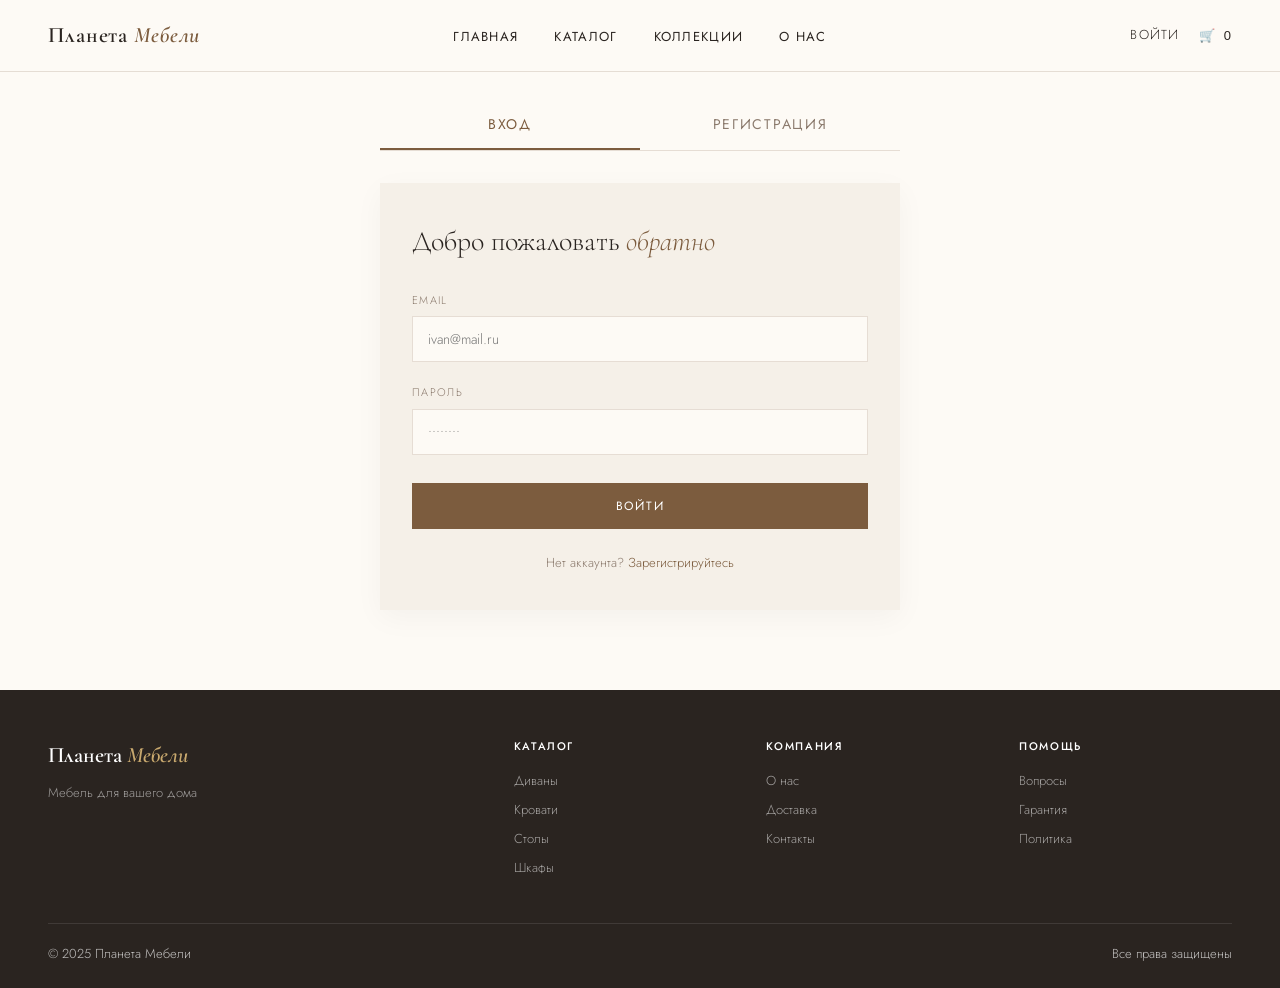
<file: efimov/sign(in up).html>
<!DOCTYPE html>
<html lang="ru">
<head>
<meta charset="UTF-8">
<meta name="viewport" content="width=device-width, initial-scale=1.0">
<title>Вход / Регистрация — Планета Мебели</title>
<link rel="preconnect" href="https://fonts.googleapis.com">
<link href="https://fonts.googleapis.com/css2?family=Cormorant+Garamond:ital,wght@0,300;0,400;0,600;1,300;1,400&family=Jost:wght@300;400;500&display=swap" rel="stylesheet">
<style>
:root{--cream:#F5F0E8;--warm:#FDFAF5;--walnut:#7C5C3E;--walnut-l:#A07850;--charcoal:#2A2420;--mid:#8C7B6E;--line:rgba(124,92,62,.18);--gold:#C9A96E;--green:#4A7C59;--red:#B04040}
*,*::before,*::after{box-sizing:border-box;margin:0;padding:0}
body{font-family:'Jost',sans-serif;background:var(--warm);color:var(--charcoal);font-weight:300;font-size:15px;line-height:1.6;min-height:100vh;display:flex;flex-direction:column}

/* HEADER (как на всех страницах) */
.header{position:fixed;top:0;left:0;right:0;z-index:200;background:rgba(253,250,245,.94);backdrop-filter:blur(14px);border-bottom:1px solid var(--line);height:72px;display:flex;align-items:center}
.hinner{width:100%;max-width:1440px;margin:0 auto;padding:0 48px;display:grid;grid-template-columns:1fr auto 1fr;align-items:center;gap:24px}
.logo{font-family:'Cormorant Garamond',serif;font-size:22px;font-weight:600;letter-spacing:.04em;color:var(--charcoal);text-decoration:none}
.logo span{color:var(--walnut);font-style:italic}
.nav{display:flex;gap:36px;list-style:none}
.nav a{text-decoration:none;color:var(--charcoal);font-size:13px;letter-spacing:.1em;text-transform:uppercase;font-weight:400;transition:color .2s}
.nav a:hover{color:var(--walnut)}
.hactions{display:flex;align-items:center;gap:20px;justify-content:flex-end}
.cart-btn{background:none;border:none;cursor:pointer;color:var(--charcoal);display:flex;align-items:center;gap:8px;font-size:13px;letter-spacing:.08em;text-transform:uppercase}
.profile-link{color:var(--charcoal);text-decoration:none;font-size:13px;letter-spacing:.08em;text-transform:uppercase;transition:color .2s}
.profile-link:hover{color:var(--walnut)}

/* MAIN CONTENT — АВТОРИЗАЦИЯ */
.auth-page{margin-top:100px;padding:0 24px 80px;flex:1}
.auth-container{max-width:520px;margin:0 auto}
.tabs{display:flex;gap:0;margin-bottom:32px;border-bottom:1px solid var(--line)}
.tab-btn{flex:1;background:none;border:none;padding:14px 20px;font-family:'Jost',sans-serif;font-size:14px;letter-spacing:.12em;text-transform:uppercase;color:var(--mid);cursor:pointer;transition:all .2s;border-bottom:2px solid transparent}
.tab-btn.active{color:var(--walnut);border-bottom-color:var(--walnut);font-weight:400}
.tab-panel{display:none;animation:fadeIn .35s ease}
.tab-panel.active{display:block}
@keyframes fadeIn{from{opacity:0;transform:translateY(8px)}to{opacity:1;transform:translateY(0)}}

.auth-card{background:var(--cream);padding:36px 32px;border-radius:0;box-shadow:0 8px 28px rgba(0,0,0,.04)}
.auth-card h2{font-family:'Cormorant Garamond',serif;font-size:28px;font-weight:300;margin-bottom:28px;color:var(--charcoal)}
.auth-card h2 em{font-style:italic;color:var(--walnut)}

.fg{display:flex;flex-direction:column;gap:7px;margin-bottom:22px}
.fg label{font-size:11px;letter-spacing:.12em;text-transform:uppercase;color:var(--mid)}
.fg input{background:var(--warm);border:1px solid var(--line);padding:12px 15px;font-family:'Jost',sans-serif;font-size:14px;font-weight:300;color:var(--charcoal);outline:none;transition:border-color .2s;width:100%}
.fg input:focus{border-color:var(--walnut)}
.fg .ferr{font-size:12px;color:var(--red);margin-top:4px;display:none}
.fg .ferr.show{display:block}

.row-2col{display:grid;grid-template-columns:1fr 1fr;gap:16px}
.btn-primary{width:100%;background:var(--walnut);color:#fff;border:none;padding:14px 28px;font-family:'Jost',sans-serif;font-size:12px;letter-spacing:.15em;text-transform:uppercase;cursor:pointer;transition:background .25s,transform .2s;margin-top:6px}
.btn-primary:hover{background:var(--walnut-l);transform:translateY(-1px)}
.auth-note{text-align:center;margin-top:24px;font-size:13px;color:var(--mid)}
.auth-note a{color:var(--walnut);text-decoration:none;border-bottom:1px solid transparent;transition:border-color .2s}
.auth-note a:hover{border-bottom-color:var(--walnut)}
.toast{position:fixed;bottom:28px;right:28px;z-index:999;background:var(--charcoal);color:#fff;padding:13px 22px;font-size:13px;transform:translateY(100px);opacity:0;transition:all .35s ease;display:flex;align-items:center;gap:10px;max-width:340px;box-shadow:0 8px 32px rgba(0,0,0,.25)}
.toast.show{transform:translateY(0);opacity:1}
.toast-icon{color:var(--gold)}

/* FOOTER (как на всех страницах) */
footer{background:var(--charcoal);color:rgba(255,255,255,.72);font-size:13px;margin-top:auto}
.footer-inner{max-width:1440px;margin:0 auto;padding:48px 48px 24px}
.footer-grid{display:grid;grid-template-columns:2fr 1fr 1fr 1fr;gap:40px;margin-bottom:36px}
.footer-logo{font-family:'Cormorant Garamond',serif;font-size:22px;font-weight:600;color:#fff;margin-bottom:10px}
.footer-logo span{color:var(--gold);font-style:italic}
.fcol h4{color:#fff;font-size:11px;letter-spacing:.15em;text-transform:uppercase;margin-bottom:16px;font-weight:500}
.fcol ul{list-style:none}
.fcol li{margin-bottom:8px}
.fcol a{color:rgba(255,255,255,.58);text-decoration:none;transition:color .2s}
.fcol a:hover{color:var(--gold)}
.footer-bottom{border-top:1px solid rgba(255,255,255,.1);padding-top:20px;display:flex;justify-content:space-between;flex-wrap:wrap;gap:10px}

@media(max-width:900px){.hinner{padding:0 24px}.footer-grid{grid-template-columns:1fr 1fr;gap:28px}}
@media(max-width:600px){.auth-card{padding:28px 20px}.row-2col{grid-template-columns:1fr}.footer-grid{grid-template-columns:1fr}}
</style>
</head>
<body>

<header class="header">
  <div class="hinner">
    <a href="index.html" class="logo">Планета <span>Мебели</span></a>
    <ul class="nav">
      <li><a href="index.html">Главная</a></li>
      <li><a href="#">Каталог</a></li>
      <li><a href="#">Коллекции</a></li>
      <li><a href="#">О нас</a></li>
    </ul>
    <div class="hactions">
      <a href="login.html" class="profile-link">Войти</a>
      <button class="cart-btn" onclick="location.href='#'">🛒 <span id="cartCount">0</span></button>
    </div>
  </div>
</header>

<main class="auth-page">
  <div class="auth-container">
    <div class="tabs">
      <button class="tab-btn active" data-tab="login">Вход</button>
      <button class="tab-btn" data-tab="register">Регистрация</button>
    </div>

    <!-- ВХОД -->
    <div class="tab-panel active" id="loginPanel">
      <div class="auth-card">
        <h2>Добро пожаловать <em>обратно</em></h2>
        <form id="loginForm">
          <div class="fg">
            <label>Email</label>
            <input type="email" id="loginEmail" placeholder="ivan@mail.ru" autocomplete="email">
            <span class="ferr" id="loginEmailErr">Введите email</span>
          </div>
          <div class="fg">
            <label>Пароль</label>
            <input type="password" id="loginPassword" placeholder="••••••••" autocomplete="current-password">
            <span class="ferr" id="loginPassErr">Введите пароль</span>
          </div>
          <button type="submit" class="btn-primary">Войти</button>
          <p class="auth-note">Нет аккаунта? <a href="#" onclick="switchTab('register')">Зарегистрируйтесь</a></p>
        </form>
      </div>
    </div>

    <!-- РЕГИСТРАЦИЯ -->
    <div class="tab-panel" id="registerPanel">
      <div class="auth-card">
        <h2>Создать <em>аккаунт</em></h2>
        <form id="registerForm">
          <div class="row-2col">
            <div class="fg">
              <label>Имя</label>
              <input type="text" id="regName" placeholder="Иван">
              <span class="ferr" id="regNameErr">Введите имя</span>
            </div>
            <div class="fg">
              <label>Фамилия</label>
              <input type="text" id="regSurname" placeholder="Петров">
              <span class="ferr" id="regSurnameErr">Введите фамилию</span>
            </div>
          </div>
          <div class="fg">
            <label>Email</label>
            <input type="email" id="regEmail" placeholder="ivan@mail.ru" autocomplete="email">
            <span class="ferr" id="regEmailErr">Введите корректный email</span>
          </div>
          <div class="fg">
            <label>Телефон</label>
            <input type="tel" id="regPhone" placeholder="+7 (999) 123-45-67">
            <span class="ferr" id="regPhoneErr">Введите телефон</span>
          </div>
          <div class="fg">
            <label>Пароль</label>
            <input type="password" id="regPassword" placeholder="минимум 6 символов" autocomplete="new-password">
            <span class="ferr" id="regPassErr">Пароль не менее 6 символов</span>
          </div>
          <div class="fg">
            <label>Подтверждение пароля</label>
            <input type="password" id="regPassword2" placeholder="повторите пароль">
            <span class="ferr" id="regPass2Err">Пароли не совпадают</span>
          </div>
          <button type="submit" class="btn-primary">Зарегистрироваться</button>
          <p class="auth-note">Уже есть аккаунт? <a href="#" onclick="switchTab('login')">Войдите</a></p>
        </form>
      </div>
    </div>
  </div>
</main>

<footer>
  <div class="footer-inner">
    <div class="footer-grid">
      <div><div class="footer-logo">Планета <span>Мебели</span></div><p style="color:rgba(255,255,255,.55)">Мебель для вашего дома</p></div>
      <div class="fcol"><h4>Каталог</h4><ul><li><a href="#">Диваны</a></li><li><a href="#">Кровати</a></li><li><a href="#">Столы</a></li><li><a href="#">Шкафы</a></li></ul></div>
      <div class="fcol"><h4>Компания</h4><ul><li><a href="#">О нас</a></li><li><a href="#">Доставка</a></li><li><a href="#">Контакты</a></li></ul></div>
      <div class="fcol"><h4>Помощь</h4><ul><li><a href="#">Вопросы</a></li><li><a href="#">Гарантия</a></li><li><a href="#">Политика</a></li></ul></div>
    </div>
    <div class="footer-bottom"><span>© 2025 Планета Мебели</span><span>Все права защищены</span></div>
  </div>
</footer>

<div class="toast" id="toast"><span class="toast-icon">✓</span><span id="toastMsg"></span></div>

<script>
// ========== HELPER FUNCTIONS ==========
function showToast(msg, isError = false) {
  const toast = document.getElementById('toast');
  const icon = toast.querySelector('.toast-icon');
  icon.textContent = isError ? '✕' : '✓';
  document.getElementById('toastMsg').textContent = msg;
  toast.classList.add('show');
  clearTimeout(toast._tm);
  toast._tm = setTimeout(() => toast.classList.remove('show'), 3200);
}

// Работа с пользователями (localStorage)
const USERS_KEY = 'pm_users';
const getUsers = () => JSON.parse(localStorage.getItem(USERS_KEY) || '[]');
const saveUsers = (users) => localStorage.setItem(USERS_KEY, JSON.stringify(users));

// Найти пользователя по email
function findUserByEmail(email) {
  return getUsers().find(u => u.email.toLowerCase() === email.toLowerCase());
}

// Создать нового пользователя
function createUser(name, surname, email, phone, password) {
  const users = getUsers();
  if (findUserByEmail(email)) return { success: false, error: 'Пользователь с таким email уже существует' };
  const newUser = {
    id: Date.now(),
    name: name.trim(),
    surname: surname.trim(),
    fullName: (name.trim() + ' ' + surname.trim()).trim(),
    email: email.toLowerCase().trim(),
    phone: phone.trim(),
    password: password, // в реальном проекте хэшировать, здесь для демо
    role: 'user',
    createdAt: new Date().toISOString()
  };
  users.push(newUser);
  saveUsers(users);
  return { success: true, user: newUser };
}

// Вход пользователя
function loginUser(email, password) {
  const user = findUserByEmail(email);
  if (!user) return { success: false, error: 'Пользователь не найден' };
  if (user.password !== password) return { success: false, error: 'Неверный пароль' };
  return { success: true, user };
}

// Сохранить сессию
function setCurrentUser(user) {
  const session = {
    id: user.id,
    name: user.fullName || (user.name + ' ' + (user.surname || '')),
    email: user.email,
    role: user.role
  };
  localStorage.setItem('pm_user', JSON.stringify(session));
}

// Переключение табов
function switchTab(tab) {
  const btns = document.querySelectorAll('.tab-btn');
  const panels = document.querySelectorAll('.tab-panel');
  btns.forEach(btn => btn.classList.remove('active'));
  panels.forEach(panel => panel.classList.remove('active'));
  if (tab === 'login') {
    btns[0].classList.add('active');
    document.getElementById('loginPanel').classList.add('active');
  } else {
    btns[1].classList.add('active');
    document.getElementById('registerPanel').classList.add('active');
  }
}

// Обновить счётчик корзины (для единообразия)
function updateCartCount() {
  const cart = JSON.parse(localStorage.getItem('pm_cart') || '[]');
  const count = cart.reduce((s, i) => s + (i.quantity || 1), 0);
  const cntSpan = document.getElementById('cartCount');
  if (cntSpan) cntSpan.textContent = count;
}

// Валидация форм
function validateLogin() {
  let ok = true;
  const email = document.getElementById('loginEmail').value.trim();
  const pass = document.getElementById('loginPassword').value;
  const emailErr = document.getElementById('loginEmailErr');
  const passErr = document.getElementById('loginPassErr');
  if (!email) { emailErr.classList.add('show'); ok = false; } else { emailErr.classList.remove('show'); }
  if (!pass) { passErr.classList.add('show'); ok = false; } else { passErr.classList.remove('show'); }
  if (email && !/^[^\s@]+@[^\s@]+\.[^\s@]+$/.test(email)) { emailErr.textContent = 'Некорректный email'; emailErr.classList.add('show'); ok = false; }
  else if (email) { emailErr.classList.remove('show'); }
  return ok;
}

function validateRegister() {
  let ok = true;
  const name = document.getElementById('regName').value.trim();
  const surname = document.getElementById('regSurname').value.trim();
  const email = document.getElementById('regEmail').value.trim();
  const phone = document.getElementById('regPhone').value.trim();
  const pass = document.getElementById('regPassword').value;
  const pass2 = document.getElementById('regPassword2').value;

  const nameErr = document.getElementById('regNameErr');
  const surnameErr = document.getElementById('regSurnameErr');
  const emailErr = document.getElementById('regEmailErr');
  const phoneErr = document.getElementById('regPhoneErr');
  const passErr = document.getElementById('regPassErr');
  const pass2Err = document.getElementById('regPass2Err');

  if (!name) { nameErr.classList.add('show'); ok = false; } else { nameErr.classList.remove('show'); }
  if (!surname) { surnameErr.classList.add('show'); ok = false; } else { surnameErr.classList.remove('show'); }
  if (!email) { emailErr.classList.add('show'); emailErr.textContent = 'Введите email'; ok = false; }
  else if (!/^[^\s@]+@[^\s@]+\.[^\s@]+$/.test(email)) { emailErr.classList.add('show'); emailErr.textContent = 'Некорректный email'; ok = false; }
  else { emailErr.classList.remove('show'); }
  if (!phone) { phoneErr.classList.add('show'); ok = false; } else { phoneErr.classList.remove('show'); }
  if (!pass) { passErr.classList.add('show'); passErr.textContent = 'Введите пароль'; ok = false; }
  else if (pass.length < 6) { passErr.classList.add('show'); passErr.textContent = 'Пароль не менее 6 символов'; ok = false; }
  else { passErr.classList.remove('show'); }
  if (pass !== pass2) { pass2Err.classList.add('show'); ok = false; } else { pass2Err.classList.remove('show'); }
  return ok;
}

// ========== ОБРАБОТЧИКИ ФОРМ ==========
document.getElementById('loginForm').addEventListener('submit', (e) => {
  e.preventDefault();
  if (!validateLogin()) return;
  const email = document.getElementById('loginEmail').value.trim();
  const password = document.getElementById('loginPassword').value;
  const result = loginUser(email, password);
  if (result.success) {
    setCurrentUser(result.user);
    showToast(`Добро пожаловать, ${result.user.fullName || result.user.name}!`);
    setTimeout(() => {
      window.location.href = 'profile.html';
    }, 1000);
  } else {
    showToast(result.error, true);
  }
});

document.getElementById('registerForm').addEventListener('submit', (e) => {
  e.preventDefault();
  if (!validateRegister()) return;
  const name = document.getElementById('regName').value.trim();
  const surname = document.getElementById('regSurname').value.trim();
  const email = document.getElementById('regEmail').value.trim();
  const phone = document.getElementById('regPhone').value.trim();
  const password = document.getElementById('regPassword').value;
  const result = createUser(name, surname, email, phone, password);
  if (result.success) {
    setCurrentUser(result.user);
    showToast('Регистрация успешна! Вы вошли в аккаунт.');
    setTimeout(() => {
      window.location.href = 'profile.html';
    }, 1200);
  } else {
    showToast(result.error, true);
  }
});

// Инициализация: обновить корзину, проверить авторизацию
(function init() {
  updateCartCount();
  const current = localStorage.getItem('pm_user');
  if (current && window.location.pathname.includes('login.html')) {
    // если уже залогинены и на странице входа — можно редиректнуть
    setTimeout(() => { window.location.href = 'profile.html'; }, 500);
  }
})();
</script>
</body>
</html>
</file>
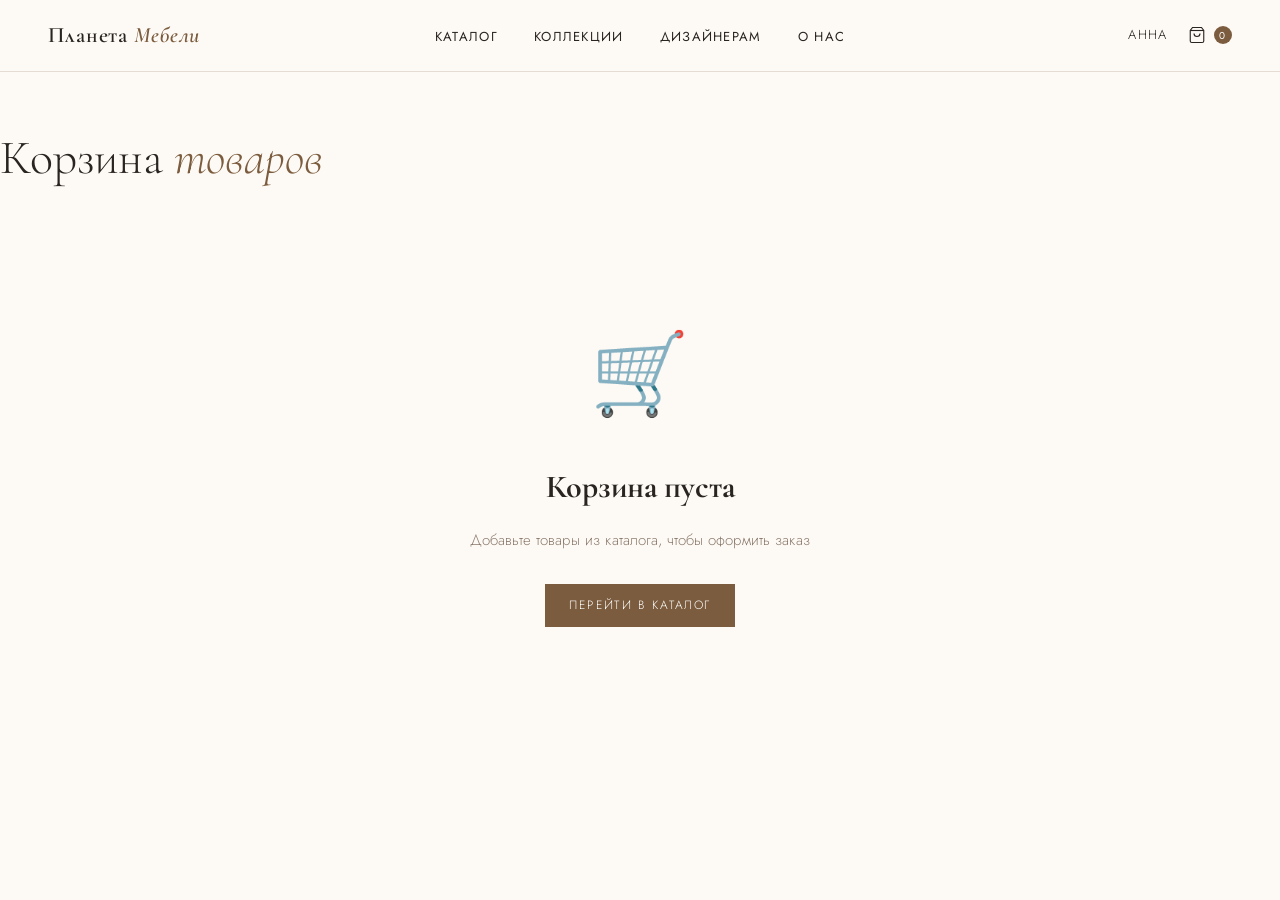
<file: manus/cart.html>
<!DOCTYPE html>
<html lang="ru">

<head>
  <meta charset="UTF-8">
  <meta name="viewport" content="width=device-width, initial-scale=1.0">
  <title>Корзина — Планета Мебели</title>
  <link rel="preconnect" href="https://fonts.googleapis.com">
  <link
    href="https://fonts.googleapis.com/css2?family=Cormorant+Garamond:ital,wght@0,300;0,400;0,600;1,300;1,400&family=Jost:wght@300;400;500&display=swap"
    rel="stylesheet">
  <link rel="stylesheet" href="css/variables.css">
  <link rel="stylesheet" href="css/common.css">
  <link rel="stylesheet" href="css/cart.css">
  <style>
    /* Header styles */
    .header {
      position: fixed;
      top: 0;
      left: 0;
      right: 0;
      z-index: 200;
      background: rgba(253, 250, 245, 0.94);
      backdrop-filter: blur(14px);
      border-bottom: 1px solid var(--line);
      height: 72px;
      display: flex;
      align-items: center;
    }

    .hinner {
      width: 100%;
      max-width: 1440px;
      margin: 0 auto;
      padding: 0 48px;
      display: grid;
      grid-template-columns: 1fr auto 1fr;
      align-items: center;
      gap: 24px;
    }

    .logo {
      font-family: 'Cormorant Garamond', serif;
      font-size: 22px;
      font-weight: 600;
      letter-spacing: 0.04em;
      color: var(--charcoal);
      text-decoration: none;
    }

    .logo span {
      color: var(--walnut);
      font-style: italic;
    }

    .nav {
      display: flex;
      gap: 36px;
      list-style: none;
    }

    .nav a {
      text-decoration: none;
      color: var(--charcoal);
      font-size: 13px;
      letter-spacing: 0.1em;
      text-transform: uppercase;
      font-weight: 400;
      transition: color 0.2s;
    }

    .nav a:hover {
      color: var(--walnut);
    }

    .hactions {
      display: flex;
      align-items: center;
      gap: 20px;
      justify-content: flex-end;
    }

    .cart-btn {
      background: none;
      border: none;
      cursor: pointer;
      color: var(--charcoal);
      display: flex;
      align-items: center;
      gap: 8px;
      font-family: 'Jost', sans-serif;
      font-size: 13px;
      letter-spacing: 0.08em;
      text-transform: uppercase;
      transition: color 0.2s;
    }

    .cart-btn:hover {
      color: var(--walnut);
    }

    .cart-count {
      background: var(--walnut);
      color: #fff;
      width: 18px;
      height: 18px;
      border-radius: 50%;
      font-size: 10px;
      display: flex;
      align-items: center;
      justify-content: center;
      min-width: 18px;
    }

    .profile-link {
      color: var(--charcoal);
      text-decoration: none;
      font-size: 13px;
      letter-spacing: 0.08em;
      text-transform: uppercase;
      transition: color 0.2s;
    }

    .profile-link:hover {
      color: var(--walnut);
    }

    @media (max-width: 1100px) {
      .hinner {
        padding: 0 24px;
      }
    }

    @media (max-width: 768px) {
      .nav {
        display: none;
      }

      .hinner {
        padding: 0 14px;
      }
    }
  </style>
</head>

<body>

  <header class="header">
    <div class="hinner">
      <a href="index.html" class="logo">Планета <span>Мебели</span></a>
      <ul class="nav">
        <li><a href="catalog.html">Каталог</a></li>
        <li><a href="#">Коллекции</a></li>
        <li><a href="#">Дизайнерам</a></li>
        <li><a href="#">О нас</a></li>
      </ul>
      <div class="hactions">
        <a href="profile.html" class="profile-link" id="profileLink">Войти</a>
        <button class="cart-btn" onclick="location.href='cart.html'">
          <svg width="18" height="18" viewBox="0 0 24 24" fill="none" stroke="currentColor" stroke-width="1.5">
            <path d="M6 2L3 6v14a2 2 0 002 2h14a2 2 0 002-2V6l-3-4z" />
            <line x1="3" y1="6" x2="21" y2="6" />
            <path d="M16 10a4 4 0 01-8 0" />
          </svg>
          <span class="cart-count" id="cartCount">0</span>
        </button>
      </div>
    </div>
  </header>

  <main class="container cart-page">
    <h1 class="cart-title">Корзина <em>товаров</em></h1>

    <!-- Empty cart (hidden by default) -->
    <div id="emptyCart" class="empty-cart" style="display: none;">
      <div class="empty-cart-icon">🛒</div>
      <h2 class="empty-cart-title">Корзина пуста</h2>
      <p class="empty-cart-text">Добавьте товары из каталога, чтобы оформить заказ</p>
      <a href="catalog.html" class="btn btn-primary">Перейти в каталог</a>
    </div>

    <!-- Cart content -->
    <div class="cart-layout">
      <div class="cart-items">
        <table class="cart-table">
          <thead>
            <tr>
              <th>Товар</th>
              <th>Цена</th>
              <th>Количество</th>
              <th>Сумма</th>
              <th></th>
            </tr>
          </thead>
          <tbody id="cartTableBody">
            <tr>
              <td colspan="5">
                <div class="spinner"></div>
              </td>
            </tr>
          </tbody>
        </table>
      </div>

      <div class="cart-summary" id="cartSummary">
        <div class="spinner"></div>
      </div>
    </div>
  </main>

  <script src="js/utils.js" type="module"></script>
  <script src="js/api.js" type="module"></script>
  <script src="js/cart-page.js" type="module"></script>
  <script type="module">
    import { initCartPage } from './js/cart-page.js';

    function updateCartCount() {
      const cart = JSON.parse(localStorage.getItem('pm_cart') || '[]');
      const count = cart.reduce((sum, item) => sum + item.quantity, 0);
      const cartCount = document.getElementById('cartCount');
      if (cartCount) cartCount.textContent = count;
    }

    function updateProfileLink() {
      const user = JSON.parse(localStorage.getItem('pm_user') || 'null');
      const profileLink = document.getElementById('profileLink');
      if (profileLink && user) {
        profileLink.textContent = user.name.split(' ')[0];
      }
    }

    updateCartCount();
    updateProfileLink();

    window.addEventListener('storage', (e) => {
      if (e.key === 'pm_cart') updateCartCount();
    });

    initCartPage();
  </script>

</body>

</html>
</file>
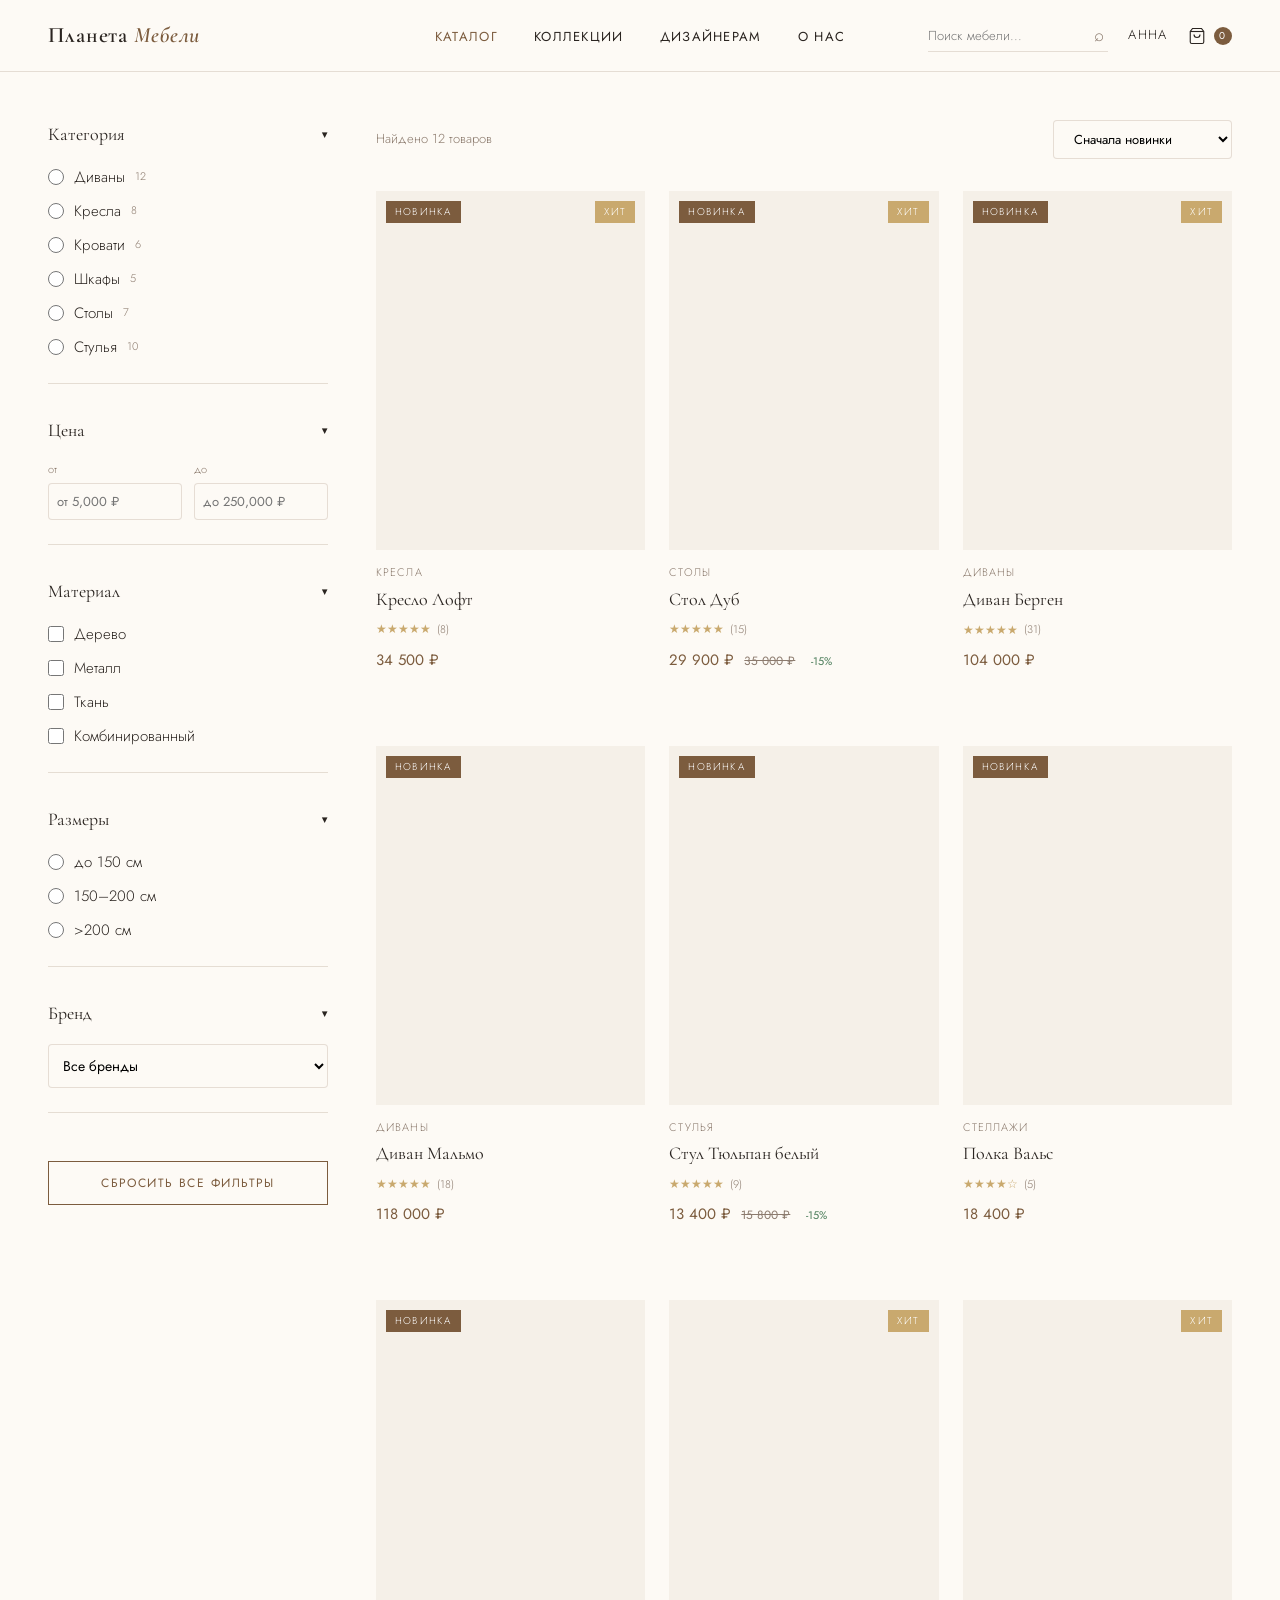
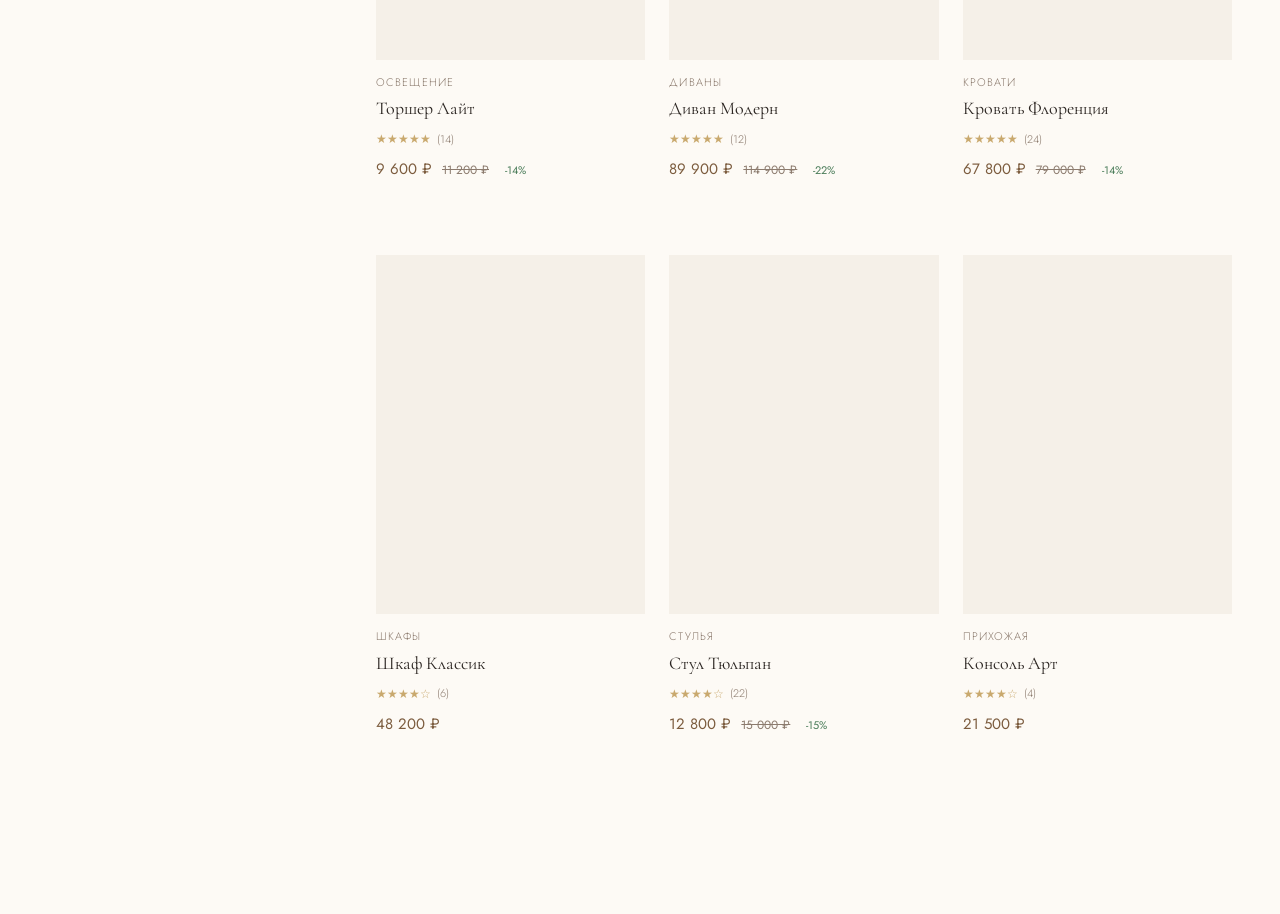
<file: manus/catalog.html>
<!DOCTYPE html>
<html lang="ru">

<head>
  <meta charset="UTF-8">
  <meta name="viewport" content="width=device-width, initial-scale=1.0">
  <title>Каталог — Планета Мебели</title>
  <link rel="preconnect" href="https://fonts.googleapis.com">
  <link
    href="https://fonts.googleapis.com/css2?family=Cormorant+Garamond:ital,wght@0,300;0,400;0,600;1,300;1,400&family=Jost:wght@300;400;500&display=swap"
    rel="stylesheet">
  <link rel="stylesheet" href="./css/variables.css">
  <link rel="stylesheet" href="./css/common.css">
  <link rel="stylesheet" href="./css/catalog.css">
  <style>
    /* Header styles */
    .header {
      position: fixed;
      top: 0;
      left: 0;
      right: 0;
      z-index: 200;
      background: rgba(253, 250, 245, 0.94);
      backdrop-filter: blur(14px);
      border-bottom: 1px solid var(--line);
      height: 72px;
      display: flex;
      align-items: center;
    }

    .hinner {
      width: 100%;
      max-width: 1440px;
      margin: 0 auto;
      padding: 0 48px;
      display: grid;
      grid-template-columns: 1fr auto 1fr;
      align-items: center;
      gap: 24px;
    }

    .logo {
      font-family: 'Cormorant Garamond', serif;
      font-size: 22px;
      font-weight: 600;
      letter-spacing: 0.04em;
      color: var(--charcoal);
      text-decoration: none;
    }

    .logo span {
      color: var(--walnut);
      font-style: italic;
    }

    .nav {
      display: flex;
      gap: 36px;
      list-style: none;
    }

    .nav a {
      text-decoration: none;
      color: var(--charcoal);
      font-size: 13px;
      letter-spacing: 0.1em;
      text-transform: uppercase;
      font-weight: 400;
      transition: color 0.2s;
    }

    .nav a:hover,
    .nav a.active {
      color: var(--walnut);
    }

    .hactions {
      display: flex;
      align-items: center;
      gap: 20px;
      justify-content: flex-end;
    }

    .search-wrap {
      position: relative;
    }

    .search-wrap input {
      background: transparent;
      border: none;
      border-bottom: 1px solid var(--line);
      padding: 6px 28px 6px 0;
      width: 180px;
      font-family: 'Jost', sans-serif;
      font-size: 13px;
      font-weight: 300;
      color: var(--charcoal);
      outline: none;
      transition: border-color 0.2s;
    }

    .search-wrap input:focus {
      border-color: var(--walnut);
    }

    .search-icon {
      position: absolute;
      right: 4px;
      top: 50%;
      transform: translateY(-50%);
      color: var(--mid);
      font-size: 17px;
      cursor: pointer;
    }

    .cart-btn {
      background: none;
      border: none;
      cursor: pointer;
      color: var(--charcoal);
      display: flex;
      align-items: center;
      gap: 8px;
      font-family: 'Jost', sans-serif;
      font-size: 13px;
      letter-spacing: 0.08em;
      text-transform: uppercase;
      transition: color 0.2s;
    }

    .cart-btn:hover {
      color: var(--walnut);
    }

    .cart-count {
      background: var(--walnut);
      color: #fff;
      width: 18px;
      height: 18px;
      border-radius: 50%;
      font-size: 10px;
      display: flex;
      align-items: center;
      justify-content: center;
      min-width: 18px;
    }

    .profile-link {
      color: var(--charcoal);
      text-decoration: none;
      font-size: 13px;
      letter-spacing: 0.08em;
      text-transform: uppercase;
      transition: color 0.2s;
    }

    .profile-link:hover {
      color: var(--walnut);
    }

    @media (max-width: 1100px) {
      .hinner {
        padding: 0 24px;
      }
    }

    @media (max-width: 768px) {
      .nav {
        display: none;
      }

      .search-wrap {
        display: none;
      }

      .hinner {
        padding: 0 14px;
      }
    }
  </style>
</head>

<body>

  <header class="header">
    <div class="hinner">
      <a href="../mak/index.html" class="logo">Планета <span>Мебели</span></a>
      <ul class="nav">
        <li><a href="catalog.html" class="active">Каталог</a></li>
        <li><a href="#">Коллекции</a></li>
        <li><a href="#">Дизайнерам</a></li>
        <li><a href="#">О нас</a></li>
      </ul>
      <div class="hactions">
        <div class="search-wrap">
          <input type="text" placeholder="Поиск мебели...">
          <span class="search-icon">⌕</span>
        </div>
        <a href="../mak/profile.html" class="profile-link" id="profileLink">Войти</a>
        <button class="cart-btn" onclick="location.href='cart.html'">
          <svg width="18" height="18" viewBox="0 0 24 24" fill="none" stroke="currentColor" stroke-width="1.5">
            <path d="M6 2L3 6v14a2 2 0 002 2h14a2 2 0 002-2V6l-3-4z" />
            <line x1="3" y1="6" x2="21" y2="6" />
            <path d="M16 10a4 4 0 01-8 0" />
          </svg>
          <span class="cart-count" id="cartCount">0</span>
        </button>
      </div>
    </div>
  </header>

  <main class="container">
    <div class="catalog-layout">
      <!-- Filters Sidebar -->
      <aside class="filters-sidebar" id="filtersSidebar">
        <div class="filter-group">
          <div class="filter-title" onclick="toggleFilter(this)">
            Категория
            <span class="toggle-icon">▼</span>
          </div>
          <div class="filter-content">
            <div class="category-list" id="categoryList">
              <label class="category-item">
                <input type="radio" name="category" value="1"> Диваны
                <span class="category-count">12</span>
              </label>
              <label class="category-item">
                <input type="radio" name="category" value="2"> Кресла
                <span class="category-count">8</span>
              </label>
              <label class="category-item">
                <input type="radio" name="category" value="3"> Кровати
                <span class="category-count">6</span>
              </label>
              <label class="category-item">
                <input type="radio" name="category" value="4"> Шкафы
                <span class="category-count">5</span>
              </label>
              <label class="category-item">
                <input type="radio" name="category" value="5"> Столы
                <span class="category-count">7</span>
              </label>
              <label class="category-item">
                <input type="radio" name="category" value="6"> Стулья
                <span class="category-count">10</span>
              </label>
            </div>
          </div>
        </div>

        <div class="filter-group">
          <div class="filter-title" onclick="toggleFilter(this)">
            Цена
            <span class="toggle-icon">▼</span>
          </div>
          <div class="filter-content">
            <div class="price-range">
              <div class="price-inputs">
                <div class="price-input">
                  <label>от</label>
                  <input type="number" id="priceMin" placeholder="от 5 000 ₽">
                </div>
                <div class="price-input">
                  <label>до</label>
                  <input type="number" id="priceMax" placeholder="до 250 000 ₽">
                </div>
              </div>
            </div>
          </div>
        </div>

        <div class="filter-group">
          <div class="filter-title" onclick="toggleFilter(this)">
            Материал
            <span class="toggle-icon">▼</span>
          </div>
          <div class="filter-content">
            <div class="checkbox-group">
              <label class="checkbox-item">
                <input type="checkbox" name="material" value="wood"> Дерево
              </label>
              <label class="checkbox-item">
                <input type="checkbox" name="material" value="metal"> Металл
              </label>
              <label class="checkbox-item">
                <input type="checkbox" name="material" value="fabric"> Ткань
              </label>
              <label class="checkbox-item">
                <input type="checkbox" name="material" value="combined"> Комбинированный
              </label>
            </div>
          </div>
        </div>

        <div class="filter-group">
          <div class="filter-title" onclick="toggleFilter(this)">
            Размеры
            <span class="toggle-icon">▼</span>
          </div>
          <div class="filter-content">
            <div class="checkbox-group">
              <label class="checkbox-item">
                <input type="radio" name="size" value="small"> до 150 см
              </label>
              <label class="checkbox-item">
                <input type="radio" name="size" value="medium"> 150–200 см
              </label>
              <label class="checkbox-item">
                <input type="radio" name="size" value="large"> >200 см
              </label>
            </div>
          </div>
        </div>

        <div class="filter-group">
          <div class="filter-title" onclick="toggleFilter(this)">
            Бренд
            <span class="toggle-icon">▼</span>
          </div>
          <div class="filter-content">
            <select class="filter-select" id="brandSelect">
              <option value="">Все бренды</option>
            </select>
          </div>
        </div>

        <button class="btn btn-outline" id="resetFilters" style="width:100%;margin-top:16px">Сбросить все
          фильтры</button>
      </aside>

      <!-- Products Area -->
      <div class="products-area">
        <div class="sort-bar">
          <div class="products-count" id="productsCount">Найдено 48 товаров</div>
          <select class="sort-select" id="sortSelect">
            <option value="new">Сначала новинки</option>
            <option value="price_asc">По возрастанию цены</option>
            <option value="price_desc">По убыванию цены</option>
            <option value="popular">По популярности</option>
          </select>
        </div>

        <div class="products-grid" id="productsGrid">
          <div class="spinner"></div>
        </div>

        <div class="pagination" id="pagination"></div>
      </div>
    </div>
  </main>

  <!-- Mobile Filter -->
  <button class="mobile-filter-btn" id="mobileFilterBtn">
    🔍 Фильтры
  </button>
  <div class="mobile-filter-overlay" id="mobileFilterOverlay"></div>

  <script>
    // Toggle filter group
    window.toggleFilter = function (element) {
      const group = element.closest('.filter-group');
      group.classList.toggle('collapsed');
    };
  </script>

  <script type="module">
    import { initCatalog } from './js/catalog.js';

    function updateCartCount() {
      const cart = JSON.parse(localStorage.getItem('pm_cart') || '[]');
      const count = cart.reduce((sum, item) => sum + item.quantity, 0);
      const cartCount = document.getElementById('cartCount');
      if (cartCount) cartCount.textContent = count;
    }

    function updateProfileLink() {
      const user = JSON.parse(localStorage.getItem('pm_user') || 'null');
      const profileLink = document.getElementById('profileLink');
      if (profileLink && user) {
        profileLink.textContent = user.name.split(' ')[0];
      }
    }

    updateCartCount();
    updateProfileLink();

    window.addEventListener('storage', (e) => {
      if (e.key === 'pm_cart') updateCartCount();
    });

    // Initialize catalog
    initCatalog();
  </script>

</body>

</html>
</file>
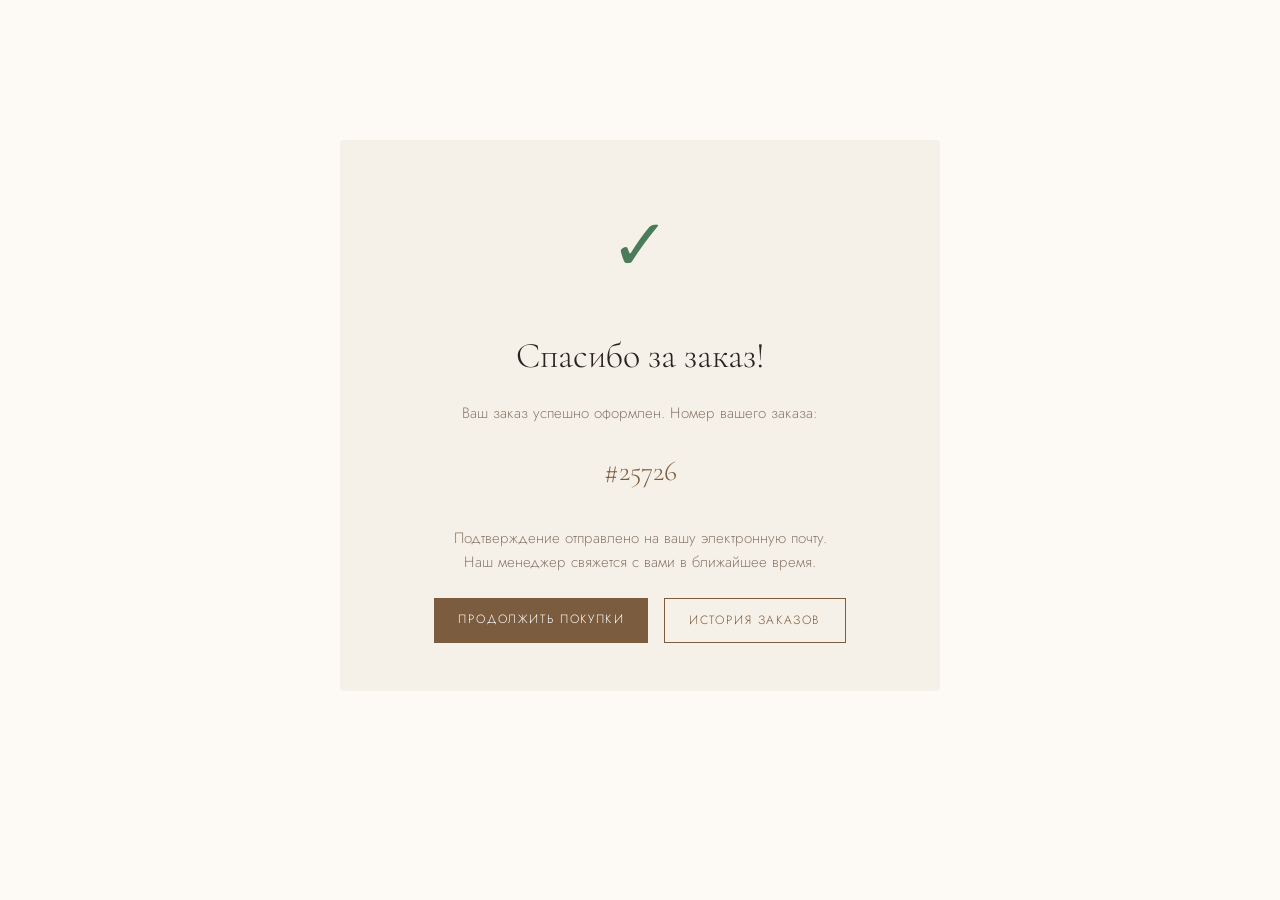
<file: manus/order-success.html>
<!DOCTYPE html>
<html lang="ru">

<head>
  <meta charset="UTF-8">
  <meta name="viewport" content="width=device-width, initial-scale=1.0">
  <title>Заказ оформлен — Планета Мебели</title>
  <link rel="preconnect" href="https://fonts.googleapis.com">
  <link
    href="https://fonts.googleapis.com/css2?family=Cormorant+Garamond:ital,wght@0,300;0,400;0,600;1,300;1,400&family=Jost:wght@300;400;500&display=swap"
    rel="stylesheet">
  <link rel="stylesheet" href="css/variables.css">
  <link rel="stylesheet" href="css/common.css">
  <style>
    .success-page {
      min-height: 60vh;
      display: flex;
      align-items: center;
      justify-content: center;
      padding: 140px 24px 80px;
    }

    .success-card {
      background: var(--cream);
      padding: 48px;
      text-align: center;
      max-width: 600px;
      width: 100%;
      border-radius: 4px;
    }

    .success-icon {
      font-size: 72px;
      color: var(--green);
      margin-bottom: 24px;
    }

    .success-title {
      font-family: 'Cormorant Garamond', serif;
      font-size: 36px;
      font-weight: 300;
      margin-bottom: 16px;
    }

    .success-message {
      color: var(--mid);
      margin-bottom: 24px;
    }

    .order-number {
      font-family: 'Cormorant Garamond', serif;
      font-size: 28px;
      color: var(--walnut);
      margin-bottom: 32px;
    }

    .success-actions {
      display: flex;
      gap: 16px;
      justify-content: center;
      flex-wrap: wrap;
    }

    .success-actions .btn {
      min-width: 180px;
    }

    .header,
    footer {
      display: none;
    }

    @media (max-width: 600px) {
      .success-card {
        padding: 32px 24px;
      }

      .success-actions .btn {
        width: 100%;
      }
    }
  </style>
</head>

<body>

  <main class="success-page">
    <div class="success-card">
      <div class="success-icon">✓</div>
      <h1 class="success-title">Спасибо за заказ!</h1>
      <p class="success-message">Ваш заказ успешно оформлен. Номер вашего заказа:</p>
      <div class="order-number" id="orderNumber">#PM-00000</div>
      <p class="success-message">Подтверждение отправлено на вашу электронную почту.<br>Наш менеджер свяжется с вами в
        ближайшее время.</p>
      <div class="success-actions">
        <a href="catalog.html" class="btn btn-primary">Продолжить покупки</a>
        <a href="profile.html?tab=orders" class="btn btn-outline">История заказов</a>
      </div>
    </div>
  </main>

  <script>
    // Get order ID from URL
    const urlParams = new URLSearchParams(window.location.search);
    const orderId = urlParams.get('order_id');

    if (orderId) {
      document.getElementById('orderNumber').textContent = `#${orderId}`;
    } else {
      // Fallback to random number
      document.getElementById('orderNumber').textContent = `#${Math.floor(Math.random() * 100000)}`;
    }
  </script>

</body>

</html>
</file>
<file: manus/css/variables.css>
/* CSS Variables — единая система для всего проекта */
:root {
  --cream: #F5F0E8;
  --warm: #FDFAF5;
  --walnut: #7C5C3E;
  --walnut-l: #A07850;
  --charcoal: #2A2420;
  --mid: #8C7B6E;
  --line: rgba(124, 92, 62, 0.18);
  --gold: #C9A96E;
  --green: #4A7C59;
  --red: #B04040;
  
  /* Spacing */
  --spacing-xs: 4px;
  --spacing-sm: 8px;
  --spacing-md: 16px;
  --spacing-lg: 24px;
  --spacing-xl: 32px;
  --spacing-2xl: 48px;
  
  /* Border radius */
  --radius-sm: 4px;
  --radius-md: 8px;
  --radius-lg: 12px;
  
  /* Transitions */
  --transition-fast: 0.2s ease;
  --transition-normal: 0.3s ease;
  
  /* Container */
  --container-max: 1440px;
  --container-padding: 48px;
}
</file>
<file: manus/css/common.css>
/* Common styles — reset, typography, grid, buttons */

@import url('variables.css');

*,
*::before,
*::after {
  box-sizing: border-box;
  margin: 0;
  padding: 0;
}

html {
  scroll-behavior: smooth;
}

body {
  font-family: 'Jost', sans-serif;
  background: var(--warm);
  color: var(--charcoal);
  font-weight: 300;
  font-size: 15px;
  line-height: 1.6;
}

/* Container */
.container {
  max-width: var(--container-max);
  margin: 0 auto;
  padding: 0 var(--container-padding);
}

/* Grid system */
.grid {
  display: grid;
  gap: 24px;
}

.grid-cols-4 {
  grid-template-columns: repeat(4, 1fr);
}

@media (max-width: 1200px) {
  .grid-cols-4 {
    grid-template-columns: repeat(3, 1fr);
  }
}

@media (max-width: 768px) {
  .grid-cols-4 {
    grid-template-columns: repeat(2, 1fr);
  }
  .container {
    padding: 0 24px;
  }
}

@media (max-width: 480px) {
  .grid-cols-4 {
    grid-template-columns: 1fr;
  }
  .container {
    padding: 0 14px;
  }
}

/* Buttons */
.btn {
  display: inline-block;
  padding: 12px 24px;
  font-family: 'Jost', sans-serif;
  font-size: 12px;
  letter-spacing: 0.12em;
  text-transform: uppercase;
  text-decoration: none;
  cursor: pointer;
  transition: all var(--transition-normal);
  border: none;
  background: none;
}

.btn-primary {
  background: var(--walnut);
  color: #fff;
}

.btn-primary:hover {
  background: var(--walnut-l);
  transform: translateY(-1px);
}

.btn-outline {
  border: 1px solid var(--walnut);
  color: var(--walnut);
  background: transparent;
}

.btn-outline:hover {
  background: var(--walnut);
  color: #fff;
}

/* Product Card (совместим с карточкой Максуда) */
.product-card {
  cursor: pointer;
  position: relative;
  transition: transform var(--transition-normal);
}

.product-card:hover {
  transform: translateY(-4px);
}

.product-card:hover .card-img-inner {
  transform: scale(1.05);
}

.card-img {
  width: 100%;
  aspect-ratio: 3/4;
  overflow: hidden;
  background: var(--cream);
  position: relative;
  margin-bottom: 14px;
}

.card-img-inner {
  width: 100%;
  height: 100%;
  background-size: cover;
  background-position: center;
  transition: transform 0.6s ease;
}

.card-badge {
  position: absolute;
  top: 10px;
  left: 10px;
  z-index: 2;
  background: var(--walnut);
  color: #fff;
  font-size: 10px;
  letter-spacing: 0.12em;
  text-transform: uppercase;
  padding: 3px 9px;
}

.card-fav {
  position: absolute;
  top: 10px;
  right: 10px;
  z-index: 2;
  background: rgba(253, 250, 245, 0.88);
  border: none;
  cursor: pointer;
  width: 34px;
  height: 34px;
  display: flex;
  align-items: center;
  justify-content: center;
  opacity: 0;
  transition: opacity var(--transition-fast);
  font-size: 17px;
  color: var(--mid);
  border-radius: 50%;
}

.product-card:hover .card-fav,
.card-fav.fav-active {
  opacity: 1;
}

.card-fav.fav-active {
  color: var(--walnut);
}

.card-cat {
  font-size: 11px;
  letter-spacing: 0.1em;
  text-transform: uppercase;
  color: var(--mid);
  margin-bottom: 3px;
}

.card-name {
  font-family: 'Cormorant Garamond', serif;
  font-size: 18px;
  font-weight: 400;
  margin-bottom: 7px;
  color: var(--charcoal);
  text-decoration: none;
  display: block;
}

.card-price {
  font-size: 15px;
  color: var(--walnut);
  font-weight: 400;
  display: flex;
  gap: 10px;
  align-items: baseline;
}

.card-price-old {
  font-size: 12px;
  color: var(--mid);
  text-decoration: line-through;
}

.card-add {
  margin-top: 10px;
  width: 100%;
  background: none;
  border: 1px solid var(--line);
  padding: 10px;
  font-family: 'Jost', sans-serif;
  font-size: 12px;
  letter-spacing: 0.1em;
  text-transform: uppercase;
  color: var(--charcoal);
  cursor: pointer;
  opacity: 0;
  transform: translateY(4px);
  transition: opacity var(--transition-fast), transform var(--transition-fast);
}

.product-card:hover .card-add {
  opacity: 1;
  transform: translateY(0);
}

.card-add:hover {
  background: var(--walnut);
  color: #fff;
  border-color: var(--walnut);
}

/* Spinner */
.spinner {
  width: 40px;
  height: 40px;
  border: 3px solid var(--line);
  border-top-color: var(--walnut);
  border-radius: 50%;
  animation: spin 0.8s linear infinite;
  margin: 40px auto;
}

@keyframes spin {
  to { transform: rotate(360deg); }
}

/* Toast (совместим с toast Максуда) */
.toast {
  position: fixed;
  bottom: 28px;
  right: 28px;
  z-index: 999;
  background: var(--charcoal);
  color: #fff;
  padding: 13px 22px;
  font-size: 13px;
  transform: translateY(100px);
  opacity: 0;
  transition: all 0.35s ease;
  display: flex;
  align-items: center;
  gap: 10px;
  max-width: 340px;
  box-shadow: 0 8px 32px rgba(0, 0, 0, 0.25);
}

.toast.show {
  transform: translateY(0);
  opacity: 1;
}

.toast-icon {
  color: var(--gold);
}

/* Pagination */
.pagination {
  display: flex;
  justify-content: center;
  gap: 8px;
  margin-top: 48px;
  flex-wrap: wrap;
}

.pagination a,
.pagination span {
  display: inline-flex;
  align-items: center;
  justify-content: center;
  min-width: 40px;
  height: 40px;
  padding: 0 8px;
  border: 1px solid var(--line);
  text-decoration: none;
  color: var(--charcoal);
  font-size: 14px;
  transition: all var(--transition-fast);
}

.pagination a:hover {
  border-color: var(--walnut);
  color: var(--walnut);
}

.pagination .active {
  background: var(--walnut);
  border-color: var(--walnut);
  color: #fff;
}

.pagination .disabled {
  opacity: 0.5;
  pointer-events: none;
}
</file>
<file: manus/css/cart.css>
/* Cart page styles */

.cart-page {
  padding: 120px 0 80px;
}

.cart-title {
  font-family: 'Cormorant Garamond', serif;
  font-size: clamp(32px, 4vw, 48px);
  font-weight: 300;
  margin-bottom: 32px;
}

.cart-title em {
  font-style: italic;
  color: var(--walnut);
}

.cart-layout {
  display: grid;
  grid-template-columns: 1fr 360px;
  gap: 48px;
}

/* Cart table */
.cart-table {
  width: 100%;
  border-collapse: collapse;
}

.cart-table th {
  text-align: left;
  padding: 16px 12px;
  font-size: 12px;
  letter-spacing: 0.1em;
  text-transform: uppercase;
  color: var(--mid);
  font-weight: 400;
  border-bottom: 1px solid var(--line);
}

.cart-table td {
  padding: 20px 12px;
  border-bottom: 1px solid var(--line);
  vertical-align: middle;
}

.cart-product-cell {
  display: flex;
  align-items: center;
  gap: 16px;
}

.cart-product-img {
  width: 80px;
  height: 80px;
  background-size: cover;
  background-position: center;
  background-color: var(--cream);
  flex-shrink: 0;
}

.cart-product-info {
  flex: 1;
}

.cart-product-name {
  font-family: 'Cormorant Garamond', serif;
  font-size: 16px;
  font-weight: 400;
  margin-bottom: 4px;
  color: var(--charcoal);
  text-decoration: none;
}

.cart-product-options {
  font-size: 12px;
  color: var(--mid);
}

.cart-quantity {
  display: flex;
  align-items: center;
  gap: 8px;
}

.cart-qty-btn {
  width: 28px;
  height: 28px;
  border: 1px solid var(--line);
  background: none;
  cursor: pointer;
  font-size: 16px;
  transition: all var(--transition-fast);
}

.cart-qty-btn:hover {
  background: var(--walnut);
  color: #fff;
  border-color: var(--walnut);
}

.cart-qty-input {
  width: 50px;
  text-align: center;
  border: 1px solid var(--line);
  padding: 6px;
  font-family: 'Jost', sans-serif;
  font-size: 14px;
}

.cart-remove {
  background: none;
  border: none;
  cursor: pointer;
  color: var(--mid);
  font-size: 18px;
  transition: color var(--transition-fast);
}

.cart-remove:hover {
  color: var(--red);
}

/* Cart summary */
.cart-summary {
  background: var(--cream);
  padding: 28px;
  position: sticky;
  top: 100px;
}

.summary-title {
  font-family: 'Cormorant Garamond', serif;
  font-size: 22px;
  font-weight: 400;
  margin-bottom: 24px;
  padding-bottom: 16px;
  border-bottom: 1px solid var(--line);
}

.summary-row {
  display: flex;
  justify-content: space-between;
  padding: 12px 0;
  font-size: 14px;
}

.summary-row.total {
  border-top: 1px solid var(--line);
  margin-top: 12px;
  padding-top: 16px;
  font-family: 'Cormorant Garamond', serif;
  font-size: 22px;
  font-weight: 500;
}

.summary-discount {
  color: var(--green);
}

.promo-section {
  margin: 20px 0;
}

.promo-input-group {
  display: flex;
  gap: 10px;
}

.promo-input {
  flex: 1;
  padding: 10px;
  border: 1px solid var(--line);
  background: var(--warm);
  font-family: 'Jost', sans-serif;
  font-size: 13px;
}

.promo-btn {
  padding: 10px 16px;
  background: var(--charcoal);
  color: #fff;
  border: none;
  cursor: pointer;
  font-family: 'Jost', sans-serif;
  font-size: 11px;
  letter-spacing: 0.1em;
  text-transform: uppercase;
  transition: background var(--transition-fast);
}

.promo-btn:hover {
  background: var(--walnut);
}

.promo-message {
  font-size: 12px;
  margin-top: 8px;
  display: none;
}

.promo-message.success {
  color: var(--green);
  display: block;
}

.promo-message.error {
  color: var(--red);
  display: block;
}

.checkout-btn {
  width: 100%;
  padding: 16px;
  background: var(--walnut);
  color: #fff;
  border: none;
  font-family: 'Jost', sans-serif;
  font-size: 13px;
  letter-spacing: 0.15em;
  text-transform: uppercase;
  cursor: pointer;
  transition: background var(--transition-fast);
  margin-top: 20px;
}

.checkout-btn:hover {
  background: var(--walnut-l);
}

.clear-cart {
  display: block;
  text-align: center;
  margin-top: 16px;
  color: var(--mid);
  font-size: 12px;
  text-decoration: underline;
  cursor: pointer;
}

/* Empty cart */
.empty-cart {
  text-align: center;
  padding: 80px 20px;
}

.empty-cart-icon {
  font-size: 80px;
  margin-bottom: 24px;
}

.empty-cart-title {
  font-family: 'Cormorant Garamond', serif;
  font-size: 32px;
  margin-bottom: 16px;
}

.empty-cart-text {
  color: var(--mid);
  margin-bottom: 32px;
}

/* Responsive */
@media (max-width: 900px) {
  .cart-layout {
    grid-template-columns: 1fr;
  }
  .cart-summary {
    position: static;
  }
  .cart-table th:nth-child(3),
  .cart-table td:nth-child(3) {
    display: none;
  }
}

@media (max-width: 600px) {
  .cart-product-cell {
    flex-direction: column;
    text-align: center;
  }
  .cart-table th:nth-child(2),
  .cart-table td:nth-child(2) {
    display: none;
  }
  .cart-quantity {
    justify-content: center;
  }
}
</file>
<file: manus/css/catalog.css>
/* Catalog page styles */

/* Layout */
.catalog-layout {
  display: grid;
  grid-template-columns: 280px 1fr;
  gap: 48px;
  padding: 120px 0 80px;
}

/* Filters sidebar */
.filters-sidebar {
  position: sticky;
  top: 100px;
  height: fit-content;
}

.filter-group {
  margin-bottom: 32px;
  border-bottom: 1px solid var(--line);
  padding-bottom: 24px;
}

.filter-group:last-child {
  border-bottom: none;
}

.filter-title {
  font-family: 'Cormorant Garamond', serif;
  font-size: 18px;
  font-weight: 400;
  margin-bottom: 16px;
  cursor: pointer;
  display: flex;
  justify-content: space-between;
  align-items: center;
}

.filter-title .toggle-icon {
  font-size: 12px;
  transition: transform var(--transition-fast);
}

.filter-group.collapsed .filter-content {
  display: none;
}

.filter-group.collapsed .toggle-icon {
  transform: rotate(-90deg);
}

/* Price range */
.price-range {
  display: flex;
  flex-direction: column;
  gap: 16px;
}

.price-inputs {
  display: flex;
  gap: 12px;
}

.price-input {
  flex: 1;
}

.price-input label {
  font-size: 11px;
  color: var(--mid);
  display: block;
  margin-bottom: 5px;
}

.price-input input {
  width: 100%;
  padding: 8px;
  border: 1px solid var(--line);
  background: var(--warm);
  font-family: 'Jost', sans-serif;
  font-size: 13px;
  border-radius: 4px;
}

.price-slider {
  width: 100%;
  margin-top: 8px;
}

/* Category list */
.category-list {
  display: flex;
  flex-direction: column;
  gap: 10px;
}

.category-item {
  display: flex;
  align-items: center;
  gap: 10px;
  cursor: pointer;
}

.category-item input {
  width: 16px;
  height: 16px;
  cursor: pointer;
}

.category-item label {
  font-size: 14px;
  cursor: pointer;
  flex: 1;
}

.category-count {
  font-size: 11px;
  color: var(--mid);
}

/* Checkbox group */
.checkbox-group {
  display: flex;
  flex-direction: column;
  gap: 10px;
}

.checkbox-item {
  display: flex;
  align-items: center;
  gap: 10px;
  cursor: pointer;
}

.checkbox-item input {
  width: 16px;
  height: 16px;
  cursor: pointer;
}

.checkbox-item label {
  font-size: 14px;
  cursor: pointer;
}

/* Select */
.filter-select {
  width: 100%;
  padding: 10px;
  border: 1px solid var(--line);
  background: var(--warm);
  font-family: 'Jost', sans-serif;
  font-size: 14px;
  border-radius: 4px;
  cursor: pointer;
}

/* Mobile filter button */
.mobile-filter-btn {
  display: none;
  position: fixed;
  bottom: 20px;
  right: 20px;
  z-index: 100;
  background: var(--walnut);
  color: #fff;
  border: none;
  padding: 12px 20px;
  border-radius: 40px;
  font-family: 'Jost', sans-serif;
  font-size: 13px;
  letter-spacing: 0.1em;
  text-transform: uppercase;
  cursor: pointer;
  box-shadow: 0 4px 12px rgba(0,0,0,0.15);
}

.mobile-filter-overlay {
  display: none;
  position: fixed;
  top: 0;
  left: 0;
  right: 0;
  bottom: 0;
  background: rgba(0,0,0,0.5);
  z-index: 300;
}

.mobile-filter-panel {
  position: fixed;
  top: 0;
  right: -100%;
  width: 85%;
  max-width: 320px;
  height: 100%;
  background: var(--warm);
  z-index: 301;
  overflow-y: auto;
  transition: right 0.3s ease;
  padding: 20px;
}

.mobile-filter-panel.open {
  right: 0;
}

.mobile-filter-header {
  display: flex;
  justify-content: space-between;
  align-items: center;
  padding-bottom: 16px;
  border-bottom: 1px solid var(--line);
  margin-bottom: 20px;
}

.mobile-filter-close {
  background: none;
  border: none;
  font-size: 24px;
  cursor: pointer;
  color: var(--charcoal);
}

/* Sort bar */
.sort-bar {
  display: flex;
  justify-content: space-between;
  align-items: center;
  margin-bottom: 32px;
  flex-wrap: wrap;
  gap: 16px;
}

.products-count {
  font-size: 13px;
  color: var(--mid);
}

.sort-select {
  padding: 8px 16px;
  border: 1px solid var(--line);
  background: var(--warm);
  font-family: 'Jost', sans-serif;
  font-size: 13px;
  cursor: pointer;
  border-radius: 4px;
}

/* Products grid */
.products-grid {
  display: grid;
  grid-template-columns: repeat(3, 1fr);
  gap: 24px;
}

/* Empty state */
.empty-catalog {
  text-align: center;
  padding: 60px 20px;
}

.empty-catalog-icon {
  font-size: 64px;
  margin-bottom: 20px;
}

.empty-catalog-title {
  font-family: 'Cormorant Garamond', serif;
  font-size: 24px;
  margin-bottom: 10px;
}

.empty-catalog-text {
  color: var(--mid);
  margin-bottom: 24px;
}

/* Responsive */
@media (max-width: 1100px) {
  .catalog-layout {
    gap: 32px;
  }
  .products-grid {
    grid-template-columns: repeat(2, 1fr);
  }
}

@media (max-width: 768px) {
  .catalog-layout {
    grid-template-columns: 1fr;
  }
  .filters-sidebar {
    display: none;
    position: fixed;
    top: 0;
    left: 0;
    right: 0;
    bottom: 0;
    background: var(--warm);
    z-index: 300;
    overflow-y: auto;
    padding: 80px 20px 20px;
  }
  .filters-sidebar.open {
    display: block;
  }
  .mobile-filter-btn {
    display: flex;
    align-items: center;
    gap: 8px;
  }
  .products-grid {
    grid-template-columns: repeat(2, 1fr);
    gap: 16px;
  }
}

@media (max-width: 480px) {
  .products-grid {
    grid-template-columns: 1fr;
  }
  .sort-bar {
    flex-direction: column;
    align-items: flex-start;
  }
}
</file>
